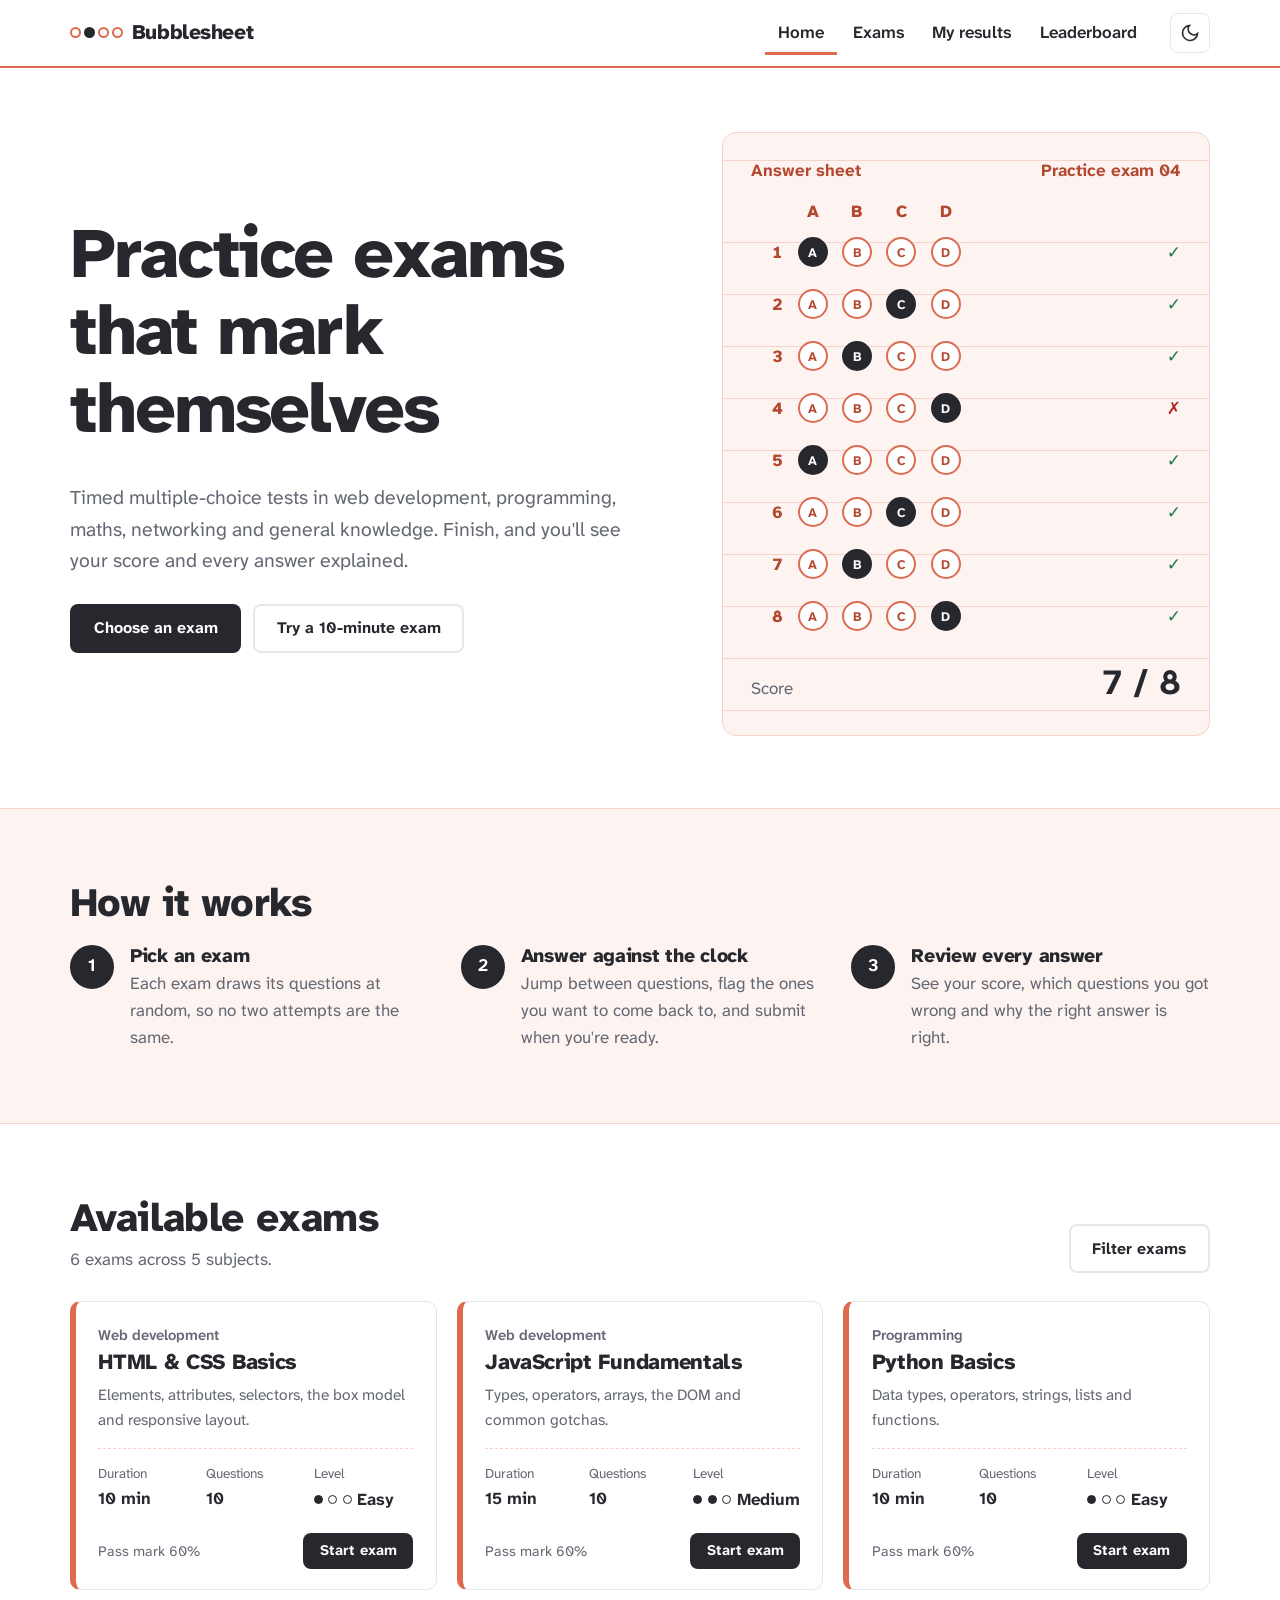
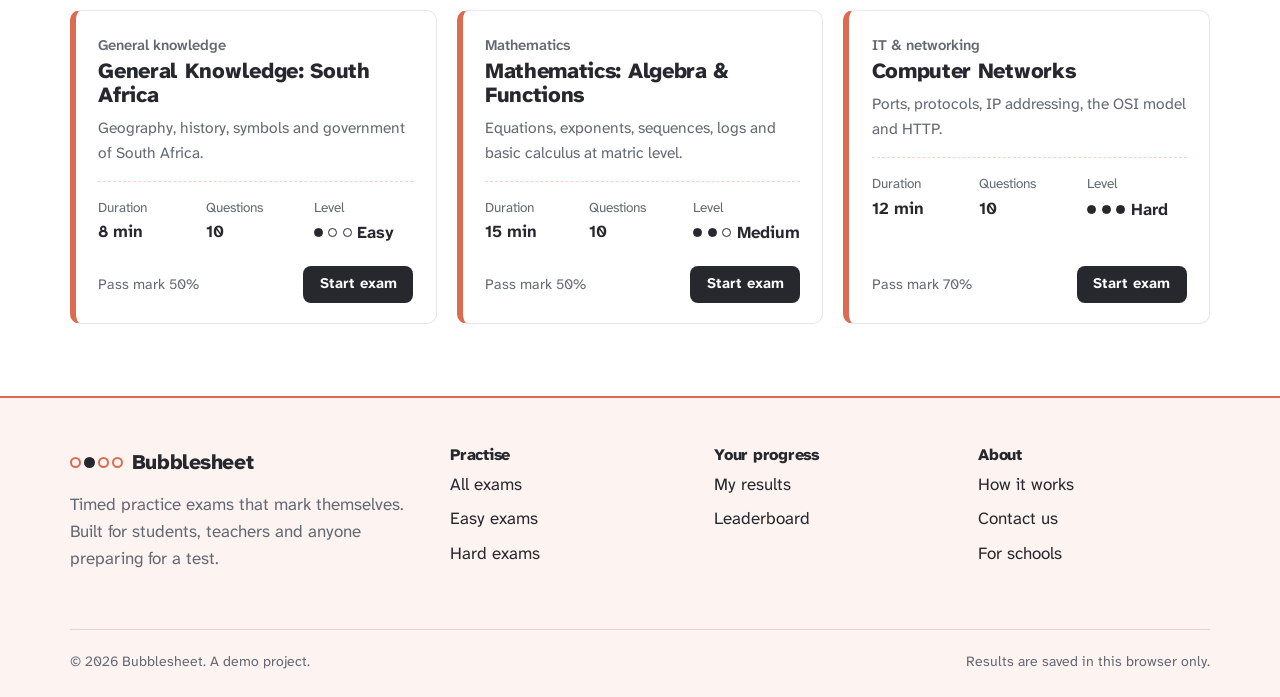
<file: index.html>
<!DOCTYPE html>
<html lang="en-ZA">
<head>
  <meta charset="utf-8">
  <meta name="viewport" content="width=device-width, initial-scale=1">
  <title>Bubblesheet | Timed online practice exams</title>
  <meta name="description" content="Take timed multiple-choice practice exams in web development, programming, maths, networking and general knowledge. Get your score and a full answer review straight away.">
  <link rel="icon" href="assets/favicon.svg" type="image/svg+xml">
  <link rel="preconnect" href="https://fonts.googleapis.com">
  <link rel="preconnect" href="https://fonts.gstatic.com" crossorigin>
  <link href="https://fonts.googleapis.com/css2?family=Atkinson+Hyperlegible+Next:wght@400;600;700;800&display=swap" rel="stylesheet">
  <link rel="stylesheet" href="css/styles.css">
  <script src="js/data.js" defer></script>
  <script src="js/common.js" defer></script>
  <script src="js/home.js" defer></script>
</head>
<body data-page="home">
  <div id="site-header"></div>
  <main id="main">
    <section class="hero" aria-labelledby="hero-title">
      <div class="wrap hero-grid">
        <div>
          <h1 id="hero-title">Practice exams that mark themselves</h1>
          <p class="lead">Timed multiple-choice tests in web development, programming, maths, networking and general knowledge. Finish, and you'll see your score and every answer explained.</p>
          <div class="hero-ctas">
            <a class="btn btn-dark" href="exams.html">Choose an exam</a>
            <a class="btn btn-line" href="exam.html?id=html-css">Try a 10-minute exam</a>
          </div>
        </div>
        <div class="sheet" id="sheet" aria-hidden="true"></div>
      </div>
    </section>

    <section class="ruled" id="how" aria-labelledby="how-title">
      <div class="wrap">
        <h2 id="how-title">How it works</h2>
        <ol class="steps">
          <li><span class="bubble filled">1</span><div><h3>Pick an exam</h3><p>Each exam draws its questions at random, so no two attempts are the same.</p></div></li>
          <li><span class="bubble filled">2</span><div><h3>Answer against the clock</h3><p>Jump between questions, flag the ones you want to come back to, and submit when you're ready.</p></div></li>
          <li><span class="bubble filled">3</span><div><h3>Review every answer</h3><p>See your score, which questions you got wrong and why the right answer is right.</p></div></li>
        </ol>
      </div>
    </section>

    <section aria-labelledby="exams-title">
      <div class="wrap">
        <div class="section-head">
          <div><h2 id="exams-title">Available exams</h2><p id="exam-summary"></p></div>
          <a class="btn btn-line" href="exams.html">Filter exams</a>
        </div>
        <div class="exam-grid" id="exam-grid"></div>
      </div>
    </section>
  </main>
  <div id="site-footer"></div>
</body>
</html>
</file>
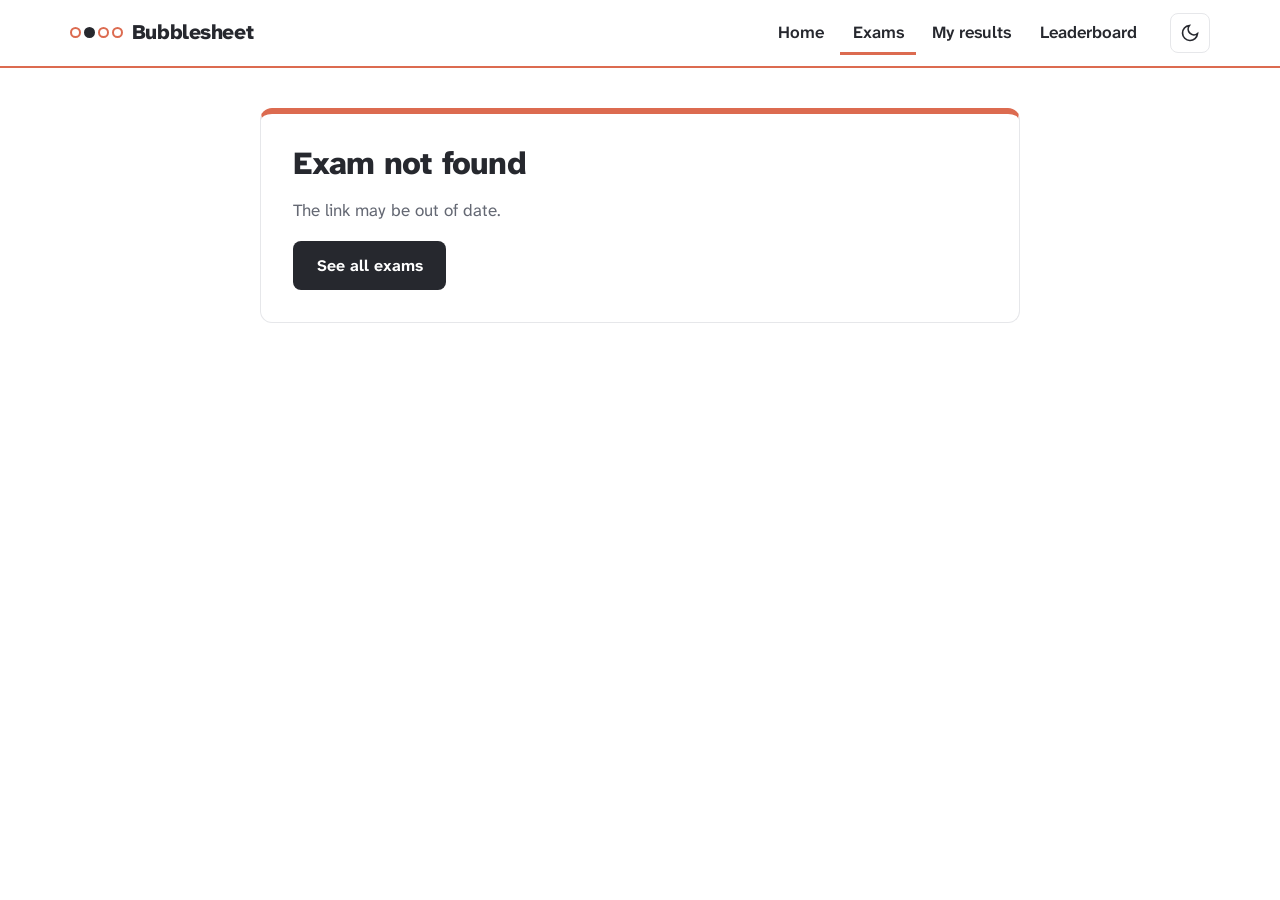
<file: exam.html>
<!DOCTYPE html>
<html lang="en-ZA">
<head>
  <meta charset="utf-8">
  <meta name="viewport" content="width=device-width, initial-scale=1">
  <title>Exam | Bubblesheet</title>
  <link rel="icon" href="assets/favicon.svg" type="image/svg+xml">
  <link rel="preconnect" href="https://fonts.googleapis.com">
  <link rel="preconnect" href="https://fonts.gstatic.com" crossorigin>
  <link href="https://fonts.googleapis.com/css2?family=Atkinson+Hyperlegible+Next:wght@400;600;700;800&display=swap" rel="stylesheet">
  <link rel="stylesheet" href="css/styles.css">
  <script src="js/data.js" defer></script>
  <script src="js/common.js" defer></script>
  <script src="js/exam.js" defer></script>
</head>
<body data-page="exams">
  <div id="site-header"></div>
  <main id="main"></main>

  <div class="modal" id="submit-modal" role="dialog" aria-modal="true" aria-labelledby="submit-title">
    <div class="modal-box">
      <h2 id="submit-title" style="font-size:1.5rem">Submit your exam?</h2>
      <p id="submit-text"></p>
      <div class="modal-actions">
        <button class="btn btn-line" type="button" id="submit-cancel">Keep working</button>
        <button class="btn btn-guide" type="button" id="submit-confirm">Submit exam</button>
      </div>
    </div>
  </div>
</body>
</html>
</file>
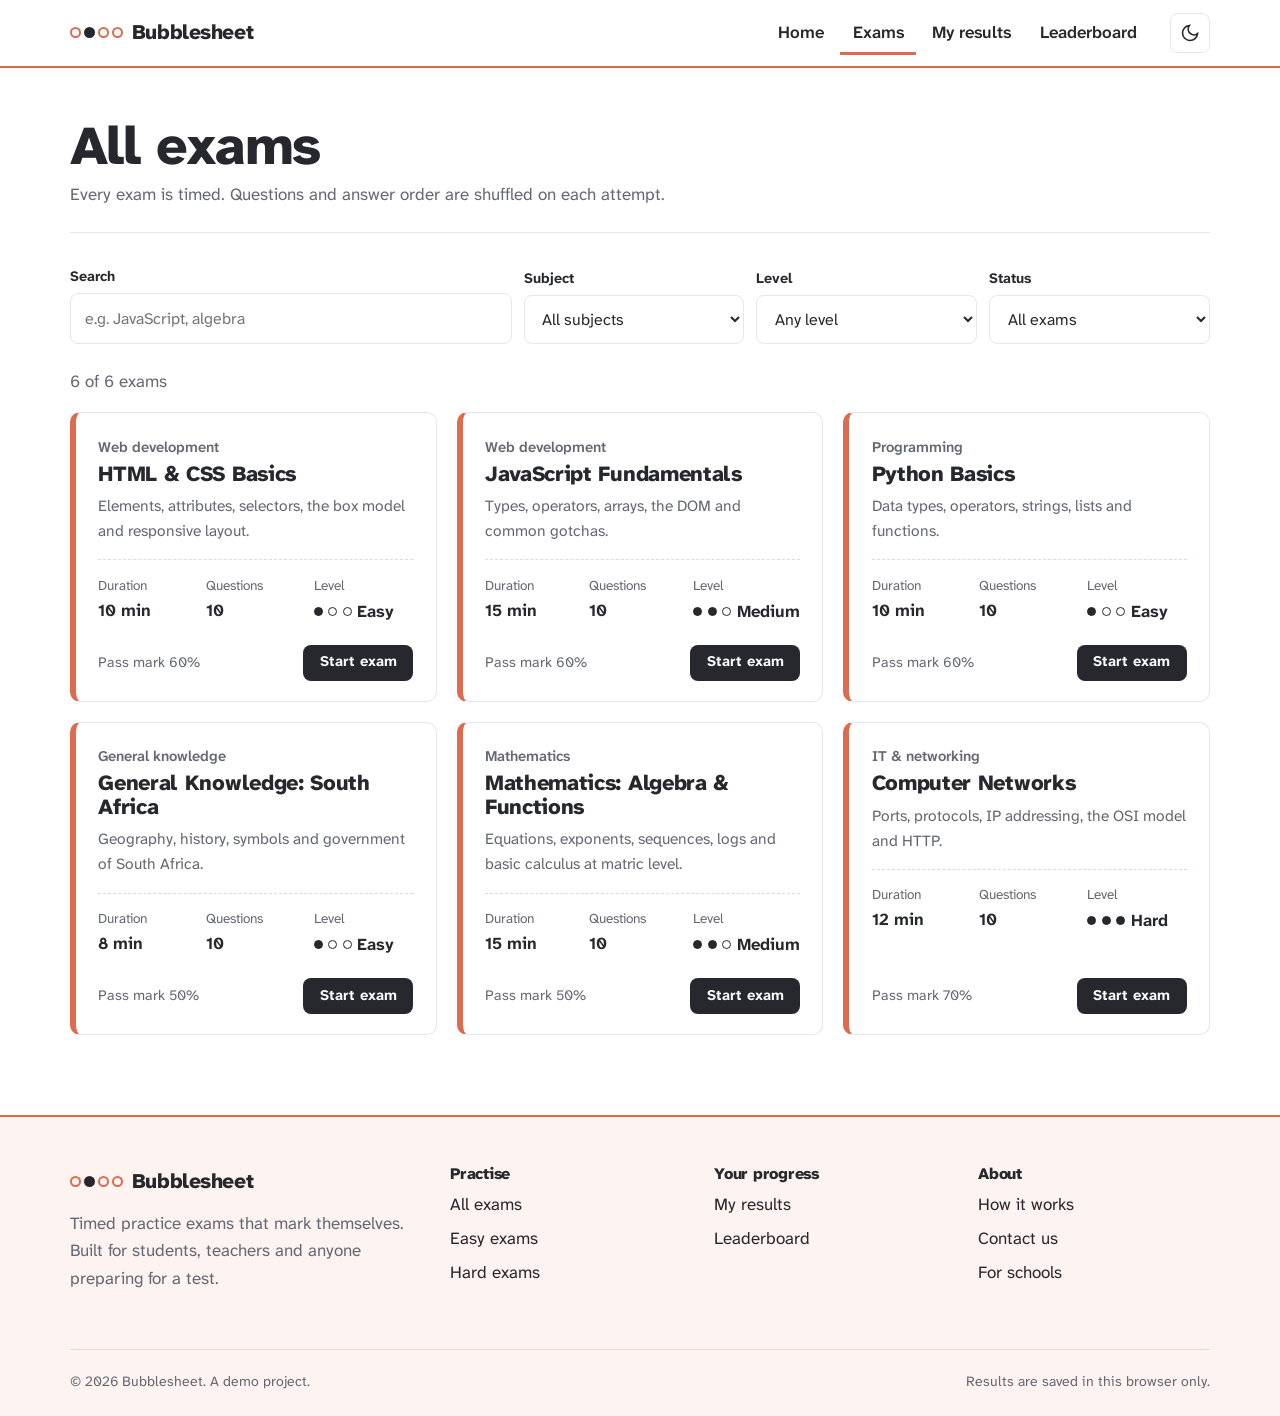
<file: exams.html>
<!DOCTYPE html>
<html lang="en-ZA">
<head>
  <meta charset="utf-8">
  <meta name="viewport" content="width=device-width, initial-scale=1">
  <title>All exams | Bubblesheet</title>
  <link rel="icon" href="assets/favicon.svg" type="image/svg+xml">
  <link rel="preconnect" href="https://fonts.googleapis.com">
  <link rel="preconnect" href="https://fonts.gstatic.com" crossorigin>
  <link href="https://fonts.googleapis.com/css2?family=Atkinson+Hyperlegible+Next:wght@400;600;700;800&display=swap" rel="stylesheet">
  <link rel="stylesheet" href="css/styles.css">
  <script src="js/data.js" defer></script>
  <script src="js/common.js" defer></script>
  <script src="js/exams.js" defer></script>
</head>
<body data-page="exams">
  <div id="site-header"></div>
  <main id="main" class="wrap" style="padding-bottom:5rem">
    <div class="page-head"><h1>All exams</h1><p>Every exam is timed. Questions and answer order are shuffled on each attempt.</p></div>
    <div class="filters" id="filters">
      <div style="flex:2"><label for="q">Search</label><input id="q" type="search" placeholder="e.g. JavaScript, algebra" autocomplete="off"></div>
      <div><label for="subject">Subject</label><select id="subject"><option value="">All subjects</option></select></div>
      <div><label for="level">Level</label><select id="level"><option value="">Any level</option></select></div>
      <div><label for="status">Status</label><select id="status"><option value="">All exams</option><option value="new">Not attempted yet</option><option value="done">Attempted</option></select></div>
    </div>
    <p class="muted" id="count" aria-live="polite"></p>
    <div class="exam-grid" id="grid"></div>
  </main>
  <div id="site-footer"></div>
</body>
</html>
</file>
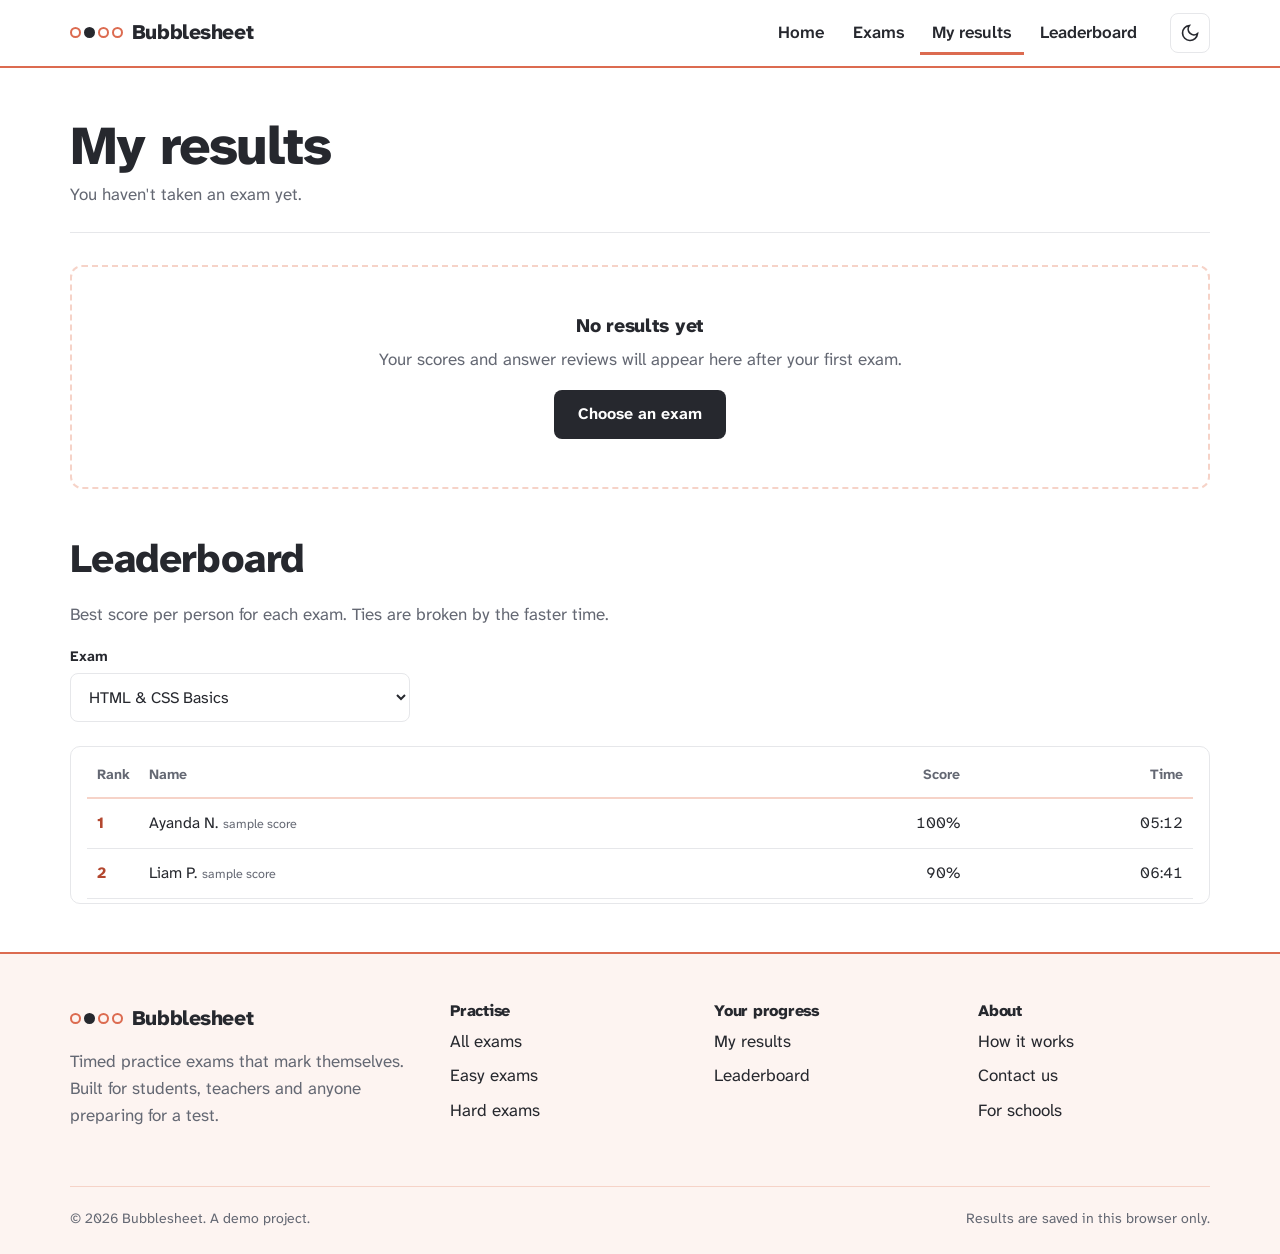
<file: history.html>
<!DOCTYPE html>
<html lang="en-ZA">
<head>
  <meta charset="utf-8">
  <meta name="viewport" content="width=device-width, initial-scale=1">
  <title>My results and leaderboard | Bubblesheet</title>
  <link rel="icon" href="assets/favicon.svg" type="image/svg+xml">
  <link rel="preconnect" href="https://fonts.googleapis.com">
  <link rel="preconnect" href="https://fonts.gstatic.com" crossorigin>
  <link href="https://fonts.googleapis.com/css2?family=Atkinson+Hyperlegible+Next:wght@400;600;700;800&display=swap" rel="stylesheet">
  <link rel="stylesheet" href="css/styles.css">
  <script src="js/data.js" defer></script>
  <script src="js/common.js" defer></script>
  <script src="js/history.js" defer></script>
</head>
<body data-page="history">
  <div id="site-header"></div>
  <main id="main" class="wrap">
    <div class="page-head"><h1>My results</h1><p id="summary">Every attempt you've made in this browser.</p></div>
    <div id="history"></div>

    <h2 id="leaderboard">Leaderboard</h2>
    <p class="muted">Best score per person for each exam. Ties are broken by the faster time.</p>
    <div class="filters"><div style="max-width:340px"><label for="board-exam">Exam</label><select id="board-exam"></select></div></div>
    <div class="table-wrap"><table class="data"><thead><tr><th scope="col">Rank</th><th scope="col">Name</th><th scope="col" class="num">Score</th><th scope="col" class="num">Time</th></tr></thead><tbody id="board"></tbody></table></div>
  </main>
  <div id="site-footer"></div>
</body>
</html>
</file>
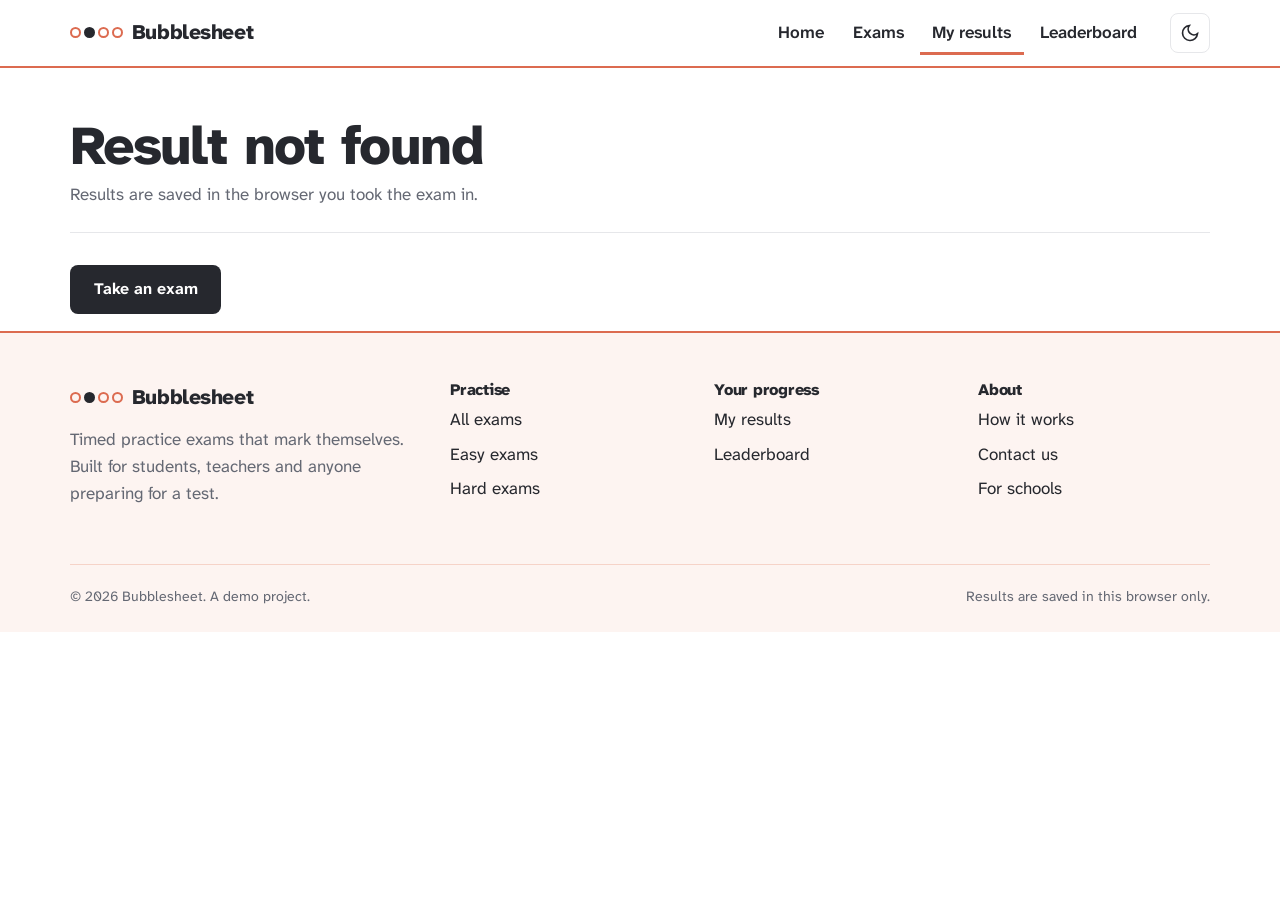
<file: result.html>
<!DOCTYPE html>
<html lang="en-ZA">
<head>
  <meta charset="utf-8">
  <meta name="viewport" content="width=device-width, initial-scale=1">
  <title>Your result | Bubblesheet</title>
  <link rel="icon" href="assets/favicon.svg" type="image/svg+xml">
  <link rel="preconnect" href="https://fonts.googleapis.com">
  <link rel="preconnect" href="https://fonts.gstatic.com" crossorigin>
  <link href="https://fonts.googleapis.com/css2?family=Atkinson+Hyperlegible+Next:wght@400;600;700;800&display=swap" rel="stylesheet">
  <link rel="stylesheet" href="css/styles.css">
  <script src="js/data.js" defer></script>
  <script src="js/common.js" defer></script>
  <script src="js/result.js" defer></script>
</head>
<body data-page="history">
  <div id="site-header"></div>
  <main id="main" class="wrap"></main>
  <div id="site-footer"></div>
</body>
</html>
</file>
<file: css/styles.css>
/* Bubblesheet — styles
   Answer-sheet vernacular: salmon guide lines, graphite pencil fills, numbered bubbles. */
:root {
  --paper: #ffffff;
  --sheet: #fdf4f1;
  --guide: #dc6b50;
  --guide-ink: #b3472f;
  --guide-soft: #f6d3c8;
  --graphite: #26282e;
  --blue: #2c5aa0;
  --text: #26282e;
  --muted: #646873;
  --line: #e6e7ea;
  --ok: #1d7a4b;
  --ok-soft: #ddf2e6;
  --bad: #b3261e;
  --bad-soft: #fbe1de;
  --warn: #9a6100;
  --bg: var(--paper);
  --surface: var(--paper);
  --font: "Atkinson Hyperlegible Next", "Atkinson Hyperlegible", system-ui, -apple-system, "Segoe UI", sans-serif;
  --mono: ui-monospace, "SFMono-Regular", Menlo, Consolas, monospace;
  --wrap: 1140px;
  color-scheme: light;
}
[data-theme="dark"] {
  --bg: #16171b;
  --surface: #202228;
  --sheet: #241f20;
  --guide-soft: #4a2f29;
  --guide-ink: #ec8a72;
  --graphite: #eceef2;
  --text: #eceef2;
  --muted: #a3a7b1;
  --line: #33363e;
  --blue: #8db3f0;
  --ok: #5fd197;
  --ok-soft: #1d3a2b;
  --bad: #ff8d84;
  --bad-soft: #43201e;
  --warn: #f0b955;
  color-scheme: dark;
}
*, *::before, *::after { box-sizing: border-box; }
html { scroll-behavior: smooth; }
@media (prefers-reduced-motion: reduce) { html { scroll-behavior: auto; } *, *::before, *::after { animation: none !important; transition: none !important; } }
body { margin: 0; background: var(--bg); color: var(--text); font: 400 1.0625rem/1.6 var(--font); -webkit-font-smoothing: antialiased; }
img { max-width: 100%; height: auto; display: block; }
a { color: var(--blue); }
h1, h2, h3 { line-height: 1.1; margin: 0 0 .5em; font-weight: 800; letter-spacing: -.015em; }
h1 { font-size: clamp(2.5rem, 6vw, 4.4rem); letter-spacing: -.03em; }
h2 { font-size: clamp(1.8rem, 3.4vw, 2.5rem); }
h3 { font-size: 1.2rem; }
p { margin: 0 0 1em; max-width: 66ch; }
code { font-family: var(--mono); font-size: .9em; background: var(--sheet); border: 1px solid var(--guide-soft); padding: .05em .35em; border-radius: 4px; }
.wrap { width: min(var(--wrap), 100% - 2.5rem); margin-inline: auto; }
.muted { color: var(--muted); }
.sr-only { position: absolute; width: 1px; height: 1px; overflow: hidden; clip: rect(0 0 0 0); white-space: nowrap; }
:focus-visible { outline: 3px solid var(--blue); outline-offset: 2px; border-radius: 4px; }
.skip { position: absolute; left: -999px; top: 0; background: var(--graphite); color: var(--bg); padding: .6rem 1rem; z-index: 100; }
.skip:focus { left: 1rem; }

.btn { white-space: nowrap; display: inline-flex; align-items: center; justify-content: center; gap: .5rem; font: 700 1rem/1 var(--font); padding: .9rem 1.35rem; border-radius: 8px; border: 2px solid transparent; cursor: pointer; text-decoration: none; transition: background .15s; }
.btn-dark { background: var(--graphite); color: var(--bg); }
.btn-dark:hover { opacity: .9; }
.btn-guide { background: var(--guide-ink); color: #fff; }
.btn-guide:hover { background: #963a26; }
[data-theme="dark"] .btn-guide { color: #1a0d09; }
[data-theme="dark"] .btn-guide:hover { background: #f3a08b; }
.btn-line { background: transparent; color: var(--text); border-color: var(--line); }
.btn-line:hover { border-color: var(--graphite); }
.btn-small { padding: .55rem .9rem; font-size: .92rem; }
.btn[disabled] { opacity: .45; cursor: not-allowed; }

/* Header */
.site-header { border-bottom: 2px solid var(--guide); background: var(--bg); position: sticky; top: 0; z-index: 40; }
.nav { display: flex; align-items: center; gap: 1.25rem; min-height: 66px; }
.logo { display: flex; align-items: center; gap: .55rem; text-decoration: none; color: var(--text); font-weight: 800; font-size: 1.3rem; letter-spacing: -.02em; }
.logo-mark { display: flex; gap: 3px; }
.logo-mark i { width: 11px; height: 11px; border-radius: 50%; border: 2px solid var(--guide); }
.logo-mark i.f { background: var(--graphite); border-color: var(--graphite); }
.nav-links { list-style: none; display: flex; gap: .2rem; margin: 0 0 0 auto; padding: 0; }
.nav-links a { display: block; padding: .5rem .8rem; border-radius: 8px; color: var(--text); text-decoration: none; font-weight: 600; }
.nav-links a:hover { background: var(--sheet); }
.nav-links a[aria-current="page"] { box-shadow: inset 0 -3px 0 var(--guide); border-radius: 0; }
.nav-actions { display: flex; align-items: center; gap: .5rem; }
.icon-btn { width: 40px; height: 40px; border-radius: 8px; border: 1px solid var(--line); background: var(--surface); color: var(--text); display: grid; place-items: center; cursor: pointer; }
.icon-btn svg { width: 20px; height: 20px; }
.who { font-weight: 700; font-size: .95rem; padding: .4rem .8rem; border-radius: 999px; background: var(--sheet); border: 1px solid var(--guide-soft); }
.menu-btn { display: none; }
@media (max-width: 820px) {
  .menu-btn { display: grid; }
  .nav-links { position: absolute; top: 100%; left: 0; right: 0; flex-direction: column; background: var(--bg); padding: .5rem 1.25rem 1rem; border-bottom: 2px solid var(--guide); display: none; }
  .nav-links.open { display: flex; }
  .nav-actions { margin-left: auto; }
  .who { display: none; }
}

/* Bubbles */
.bubble { width: 30px; height: 30px; border-radius: 50%; border: 2px solid var(--guide); display: inline-grid; place-items: center; font-size: .82rem; font-weight: 700; color: var(--guide-ink); flex: none; background: var(--surface); }
.bubble.filled { background: var(--graphite); border-color: var(--graphite); color: var(--bg); }

/* Hero */
.hero { padding: 4rem 0 4.5rem; }
.hero-grid { display: grid; grid-template-columns: 1.1fr .9fr; gap: 3.5rem; align-items: center; }
.hero .lead { font-size: 1.22rem; color: var(--muted); max-width: 44ch; }
.hero-ctas { display: flex; flex-wrap: wrap; gap: .75rem; margin-top: 1.75rem; }
.sheet { background: var(--sheet); border-radius: 14px; padding: 1.5rem 1.75rem; border: 1px solid var(--guide-soft);
  background-image: repeating-linear-gradient(var(--sheet) 0 51px, var(--guide-soft) 51px 52px); background-position: 0 58px; }
.sheet-head { display: flex; justify-content: space-between; font-weight: 700; color: var(--guide-ink); padding-bottom: .75rem; }
.sheet-row { display: grid; grid-template-columns: 32px repeat(4, 30px) 1fr; gap: .9rem; align-items: center; height: 52px; }
.sheet-row .n { font-weight: 800; color: var(--guide-ink); text-align: right; font-variant-numeric: tabular-nums; }
.sheet-row .bubble.fill-in { animation: fill .35s ease-out forwards; }
.sheet-row .mark { justify-self: end; font-weight: 800; opacity: 0; animation: appear .3s ease-out forwards; }
.sheet-row .mark.ok { color: var(--ok); }
.sheet-row .mark.no { color: var(--bad); }
.sheet-score { margin-top: .75rem; display: flex; justify-content: space-between; align-items: baseline; opacity: 0; animation: appear .4s ease-out forwards; animation-delay: 3.4s; }
.sheet-score strong { font-size: 2.2rem; }
@keyframes fill { to { background: var(--graphite); border-color: var(--graphite); color: var(--bg); } }
@keyframes appear { to { opacity: 1; } }
@media (max-width: 880px) { .hero-grid { grid-template-columns: 1fr; } }

section { padding: 4.5rem 0; }
.ruled { background: var(--sheet); border-block: 1px solid var(--guide-soft); }
.section-head { display: flex; justify-content: space-between; align-items: end; gap: 1rem; flex-wrap: wrap; margin-bottom: 1.75rem; }
.section-head h2 { margin: 0; }
.section-head p { margin: .35rem 0 0; color: var(--muted); }

.steps { list-style: none; padding: 0; margin: 0; display: grid; grid-template-columns: repeat(3, 1fr); gap: 2rem; }
.steps li { display: grid; grid-template-columns: 44px 1fr; gap: 1rem; }
.steps .bubble { width: 44px; height: 44px; font-size: 1.1rem; }
.steps h3 { margin-bottom: .25rem; }
.steps p { margin: 0; color: var(--muted); }
@media (max-width: 800px) { .steps { grid-template-columns: 1fr; } }

/* Exam cards */
.exam-grid { display: grid; grid-template-columns: repeat(auto-fill, minmax(300px, 1fr)); gap: 1.25rem; }
.exam-card { background: var(--surface); border: 1px solid var(--line); border-left: 6px solid var(--guide); border-radius: 10px; padding: 1.4rem 1.4rem 1.25rem; display: flex; flex-direction: column; }
.exam-card .subject { color: var(--muted); font-size: .92rem; font-weight: 600; }
.exam-card h3 { font-size: 1.35rem; margin: .2rem 0 .5rem; }
.exam-card p { color: var(--muted); font-size: .97rem; }
.meta { list-style: none; padding: 0; margin: 0 0 1.25rem; display: grid; grid-template-columns: repeat(3, 1fr); gap: .5rem; border-top: 1px dashed var(--guide-soft); padding-top: .9rem; }
.meta li { display: flex; flex-direction: column; font-size: .85rem; color: var(--muted); }
.meta strong { color: var(--text); font-size: 1.05rem; }
.diff { display: inline-flex; align-items: center; gap: .35rem; }
.diff i { width: 9px; height: 9px; border-radius: 50%; border: 1.5px solid var(--text); display: inline-block; }
.diff i.on { background: var(--text); }
.exam-card .foot { margin-top: auto; display: flex; align-items: center; justify-content: space-between; gap: .75rem; }
.best { font-size: .9rem; color: var(--muted); }
.best strong { color: var(--ok); }

.filters { display: flex; gap: .75rem; flex-wrap: wrap; align-items: end; margin-bottom: 1.5rem; }
.filters > div { min-width: 180px; flex: 1; }
.filters label { display: block; font-weight: 700; font-size: .9rem; margin-bottom: .3rem; }
.page-head { padding: 3rem 0 1.5rem; border-bottom: 1px solid var(--line); margin-bottom: 2rem; }
.page-head h1 { font-size: clamp(2.2rem, 5vw, 3.4rem); margin-bottom: .3rem; }
.page-head p { color: var(--muted); margin: 0; }
.empty { text-align: center; padding: 3rem 1rem; border: 2px dashed var(--guide-soft); border-radius: 12px; grid-column: 1 / -1; }
.empty p { margin-inline: auto; }

input, select, textarea { font: inherit; font-size: 1rem; width: 100%; padding: .75rem .85rem; border: 1.5px solid var(--line); border-radius: 8px; background: var(--surface); color: var(--text); }
input:focus, select:focus { outline: none; border-color: var(--blue); box-shadow: 0 0 0 3px color-mix(in srgb, var(--blue) 25%, transparent); }
.field { display: flex; flex-direction: column; gap: .35rem; margin-bottom: 1rem; }
.field label { font-weight: 700; font-size: .95rem; }
.error { color: var(--bad); font-size: .9rem; font-weight: 700; }

/* Instructions */
.intro-card { max-width: 760px; margin: 2.5rem auto 5rem; background: var(--surface); border: 1px solid var(--line); border-top: 6px solid var(--guide); border-radius: 12px; padding: 2rem; }
.intro-card .meta { grid-template-columns: repeat(4, 1fr); border-top: 0; padding-top: 0; }
.rules { padding-left: 1.2rem; margin: 0 0 1.5rem; }
.rules li { margin-bottom: .35rem; }
.keys { display: inline-flex; gap: .25rem; }
kbd { font-family: var(--mono); font-size: .85em; border: 1px solid var(--line); border-bottom-width: 2px; border-radius: 4px; padding: .05em .4em; background: var(--sheet); }
@media (max-width: 600px) { .intro-card { padding: 1.4rem; } .intro-card .meta { grid-template-columns: 1fr 1fr; } }

/* Exam interface */
.exam-bar { position: sticky; top: 0; z-index: 45; background: var(--bg); border-bottom: 2px solid var(--guide); }
.exam-bar .wrap { display: flex; align-items: center; gap: 1rem; min-height: 64px; }
.exam-bar h1 { font-size: 1.15rem; margin: 0; letter-spacing: -.01em; }
.exam-bar .progress-text { color: var(--muted); font-size: .92rem; }
.timer { margin-left: auto; display: flex; align-items: center; gap: .5rem; font: 800 1.35rem var(--font); font-variant-numeric: tabular-nums; padding: .35rem .85rem; border-radius: 8px; border: 2px solid var(--line); }
.timer svg { width: 20px; height: 20px; }
.timer.low { color: var(--warn); border-color: currentColor; }
.timer.critical { color: var(--bad); border-color: currentColor; animation: pulse 1s steps(2) infinite; }
@keyframes pulse { 50% { background: var(--bad-soft); } }
.progress { height: 4px; background: var(--line); }
.progress span { display: block; height: 100%; background: var(--graphite); transition: width .2s; }
.exam-layout { display: grid; grid-template-columns: 1fr 290px; gap: 2rem; padding: 2rem 0 4rem; align-items: start; }
.q-card { background: var(--surface); border: 1px solid var(--line); border-radius: 12px; padding: 2rem; }
.q-num { display: flex; align-items: center; gap: .75rem; color: var(--guide-ink); font-weight: 800; margin-bottom: .75rem; }
.q-text { font-size: clamp(1.25rem, 2.2vw, 1.55rem); font-weight: 700; line-height: 1.35; margin-bottom: 1.5rem; letter-spacing: -.01em; }
.options { list-style: none; padding: 0; margin: 0 0 1.5rem; display: grid; gap: .65rem; }
.opt { display: grid; grid-template-columns: 34px 1fr; gap: .9rem; align-items: center; padding: .85rem 1rem; border: 2px solid var(--line); border-radius: 10px; cursor: pointer; background: var(--surface); width: 100%; text-align: left; font: inherit; color: inherit; }
.opt:hover { border-color: var(--guide-soft); background: var(--sheet); }
.opt .bubble { width: 34px; height: 34px; }
.opt[aria-checked="true"] { border-color: var(--graphite); background: var(--sheet); }
.opt[aria-checked="true"] .bubble { background: var(--graphite); border-color: var(--graphite); color: var(--bg); }
.q-actions { display: flex; gap: .6rem; flex-wrap: wrap; align-items: center; border-top: 1px dashed var(--guide-soft); padding-top: 1.25rem; }
.q-actions .spacer { flex: 1; }
.flag-btn[aria-pressed="true"] { border-color: var(--warn); color: var(--warn); }
.palette-box { background: var(--sheet); border: 1px solid var(--guide-soft); border-radius: 12px; padding: 1.25rem; position: sticky; top: 92px; }
.palette-box h2 { font-size: 1.1rem; margin-bottom: .75rem; }
.palette { display: grid; grid-template-columns: repeat(5, 1fr); gap: .5rem; margin-bottom: 1rem; }
.palette button { width: 100%; aspect-ratio: 1; border-radius: 50%; border: 2px solid var(--guide); background: var(--surface); color: var(--guide-ink); font: 700 .95rem var(--font); cursor: pointer; position: relative; }
.palette button.answered { background: var(--graphite); border-color: var(--graphite); color: var(--bg); }
.palette button.flagged::after { content: ""; position: absolute; top: -3px; right: -3px; width: 11px; height: 11px; border-radius: 50%; background: var(--warn); border: 2px solid var(--sheet); }
.palette button[aria-current="true"] { outline: 3px solid var(--blue); outline-offset: 2px; }
.legend { list-style: none; padding: 0; margin: 0 0 1rem; font-size: .88rem; color: var(--muted); display: grid; gap: .35rem; }
.legend li { display: flex; align-items: center; gap: .5rem; }
.legend .bubble { width: 16px; height: 16px; border-width: 2px; }
.legend .dotflag { width: 11px; height: 11px; border-radius: 50%; background: var(--warn); }
@media (max-width: 900px) { .exam-layout { grid-template-columns: 1fr; } .palette-box { position: static; order: 2; } .palette { grid-template-columns: repeat(10, 1fr); } .q-card { padding: 1.4rem; } }
@media (max-width: 520px) { .palette { grid-template-columns: repeat(5, 1fr); } .exam-bar h1 { display: none; } }

.modal { position: fixed; inset: 0; background: rgba(15,16,20,.55); display: none; place-items: center; z-index: 80; padding: 1rem; }
.modal.open { display: grid; }
.modal-box { background: var(--surface); border-radius: 12px; padding: 1.75rem; max-width: 460px; width: 100%; border-top: 6px solid var(--guide); }
.modal-actions { display: flex; gap: .6rem; justify-content: flex-end; margin-top: 1.25rem; flex-wrap: wrap; }

/* Results */
.result-top { display: grid; grid-template-columns: auto 1fr; gap: 2.5rem; align-items: center; padding: 2.5rem 0; }
.ring { --p: 0; width: 190px; height: 190px; border-radius: 50%; display: grid; place-items: center; background: conic-gradient(var(--ring, var(--ok)) calc(var(--p) * 1%), var(--line) 0); }
.ring > div { width: 150px; height: 150px; border-radius: 50%; background: var(--bg); display: grid; place-items: center; text-align: center; }
.ring strong { font-size: 2.6rem; line-height: 1; }
.verdict { display: inline-block; font-weight: 800; padding: .25rem .75rem; border-radius: 999px; margin-bottom: .75rem; }
.verdict.pass { background: var(--ok-soft); color: var(--ok); }
.verdict.fail { background: var(--bad-soft); color: var(--bad); }
.tally { display: grid; grid-template-columns: repeat(4, 1fr); gap: 1px; background: var(--line); border: 1px solid var(--line); border-radius: 10px; overflow: hidden; margin: 1.25rem 0; max-width: 620px; }
.tally div { background: var(--surface); padding: .9rem 1rem; }
.tally strong { display: block; font-size: 1.6rem; line-height: 1.1; }
.tally span { font-size: .88rem; color: var(--muted); }
@media (max-width: 700px) { .result-top { grid-template-columns: 1fr; justify-items: start; } .tally { grid-template-columns: 1fr 1fr; } }
.review { list-style: none; padding: 0; margin: 0 0 4rem; display: grid; gap: 1rem; }
.review li { background: var(--surface); border: 1px solid var(--line); border-left: 6px solid var(--line); border-radius: 10px; padding: 1.25rem 1.4rem; }
.review li.right { border-left-color: var(--ok); }
.review li.wrong { border-left-color: var(--bad); }
.review li.skipped { border-left-color: var(--warn); }
.review .rq { font-weight: 700; margin-bottom: .6rem; }
.review .ans { display: flex; gap: .5rem; align-items: baseline; margin: .2rem 0; }
.review .ans b { min-width: 7.5rem; color: var(--muted); font-weight: 600; font-size: .92rem; }
.review .exp { margin: .6rem 0 0; color: var(--muted); font-size: .96rem; }
.tag { font-size: .8rem; font-weight: 800; padding: .15rem .55rem; border-radius: 999px; margin-left: .4rem; vertical-align: middle; }
.tag.right { background: var(--ok-soft); color: var(--ok); }
.tag.wrong { background: var(--bad-soft); color: var(--bad); }
.tag.skipped { background: #fdf0d5; color: #7a4d00; }
[data-theme="dark"] .tag.skipped { background: #3d3019; color: var(--warn); }
.seg { display: inline-flex; border: 1.5px solid var(--line); border-radius: 8px; overflow: hidden; margin-bottom: 1rem; }
.seg button { font: 700 .92rem var(--font); padding: .55rem .9rem; border: 0; background: var(--surface); color: var(--text); cursor: pointer; }
.seg button[aria-pressed="true"] { background: var(--graphite); color: var(--bg); }

/* History + leaderboard */
table.data { width: 100%; border-collapse: collapse; font-size: .98rem; }
table.data th, table.data td { padding: .75rem .6rem; text-align: left; border-bottom: 1px solid var(--line); }
table.data th { font-size: .88rem; color: var(--muted); font-weight: 700; border-bottom: 2px solid var(--guide-soft); }
table.data td.num, table.data th.num { text-align: right; font-variant-numeric: tabular-nums; }
.table-wrap { overflow-x: auto; background: var(--surface); border: 1px solid var(--line); border-radius: 10px; padding: .25rem 1rem; margin-bottom: 3rem; }
.you { font-weight: 800; }
.rank { width: 2.5rem; font-weight: 800; color: var(--guide-ink); }
.sample { font-size: .78rem; color: var(--muted); margin-left: .35rem; }
.split-2 { display: grid; grid-template-columns: 1.3fr 1fr; gap: 2rem; align-items: start; }
@media (max-width: 900px) { .split-2 { grid-template-columns: 1fr; } }

.toast { position: fixed; bottom: 1.5rem; left: 50%; transform: translate(-50%, 160%); background: var(--graphite); color: var(--bg); padding: .85rem 1.25rem; border-radius: 8px; z-index: 90; transition: transform .25s; pointer-events: none; max-width: calc(100% - 2rem); }
.toast.show { transform: translate(-50%, 0); }

.site-footer { border-top: 2px solid var(--guide); padding: 3rem 0 1.5rem; background: var(--sheet); }
.footer-grid { display: grid; grid-template-columns: 1.5fr 1fr 1fr 1fr; gap: 2rem; }
.site-footer h3 { font-size: 1rem; }
.site-footer ul { list-style: none; padding: 0; margin: 0; }
.site-footer li { margin-bottom: .45rem; }
.site-footer a { color: var(--text); text-decoration: none; }
.site-footer a:hover { text-decoration: underline; }
.footer-bottom { margin-top: 2.5rem; padding-top: 1.25rem; border-top: 1px solid var(--guide-soft); display: flex; justify-content: space-between; flex-wrap: wrap; gap: 1rem; font-size: .88rem; color: var(--muted); }
@media (max-width: 800px) { .footer-grid { grid-template-columns: 1fr 1fr; } }
</file>
